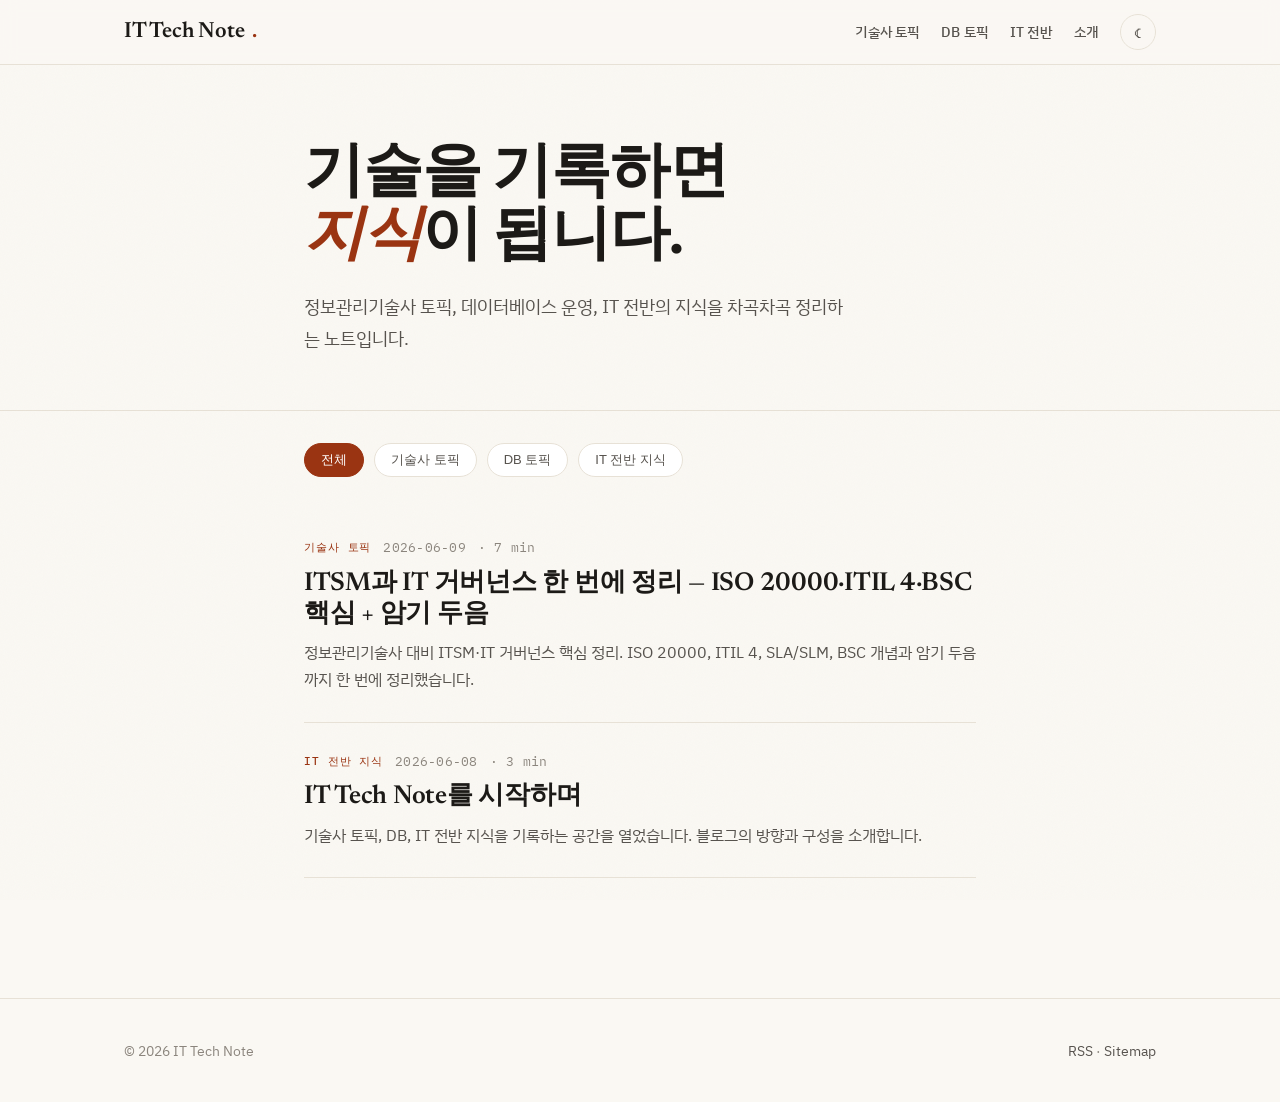
<file: index.html>
<!DOCTYPE html>
<html lang="ko">
<head>
  <meta charset="UTF-8">
  <meta name="viewport" content="width=device-width, initial-scale=1.0">
  <title>IT Tech Note — 기술사·DB·IT 지식 노트</title>
  <meta name="description" content="정보관리기술사 토픽, 데이터베이스, IT 전반 지식을 정리하는 기술 노트입니다.">
  <link rel="canonical" href="https://example.com/">

  <!-- Open Graph -->
  <meta property="og:type" content="website">
  <meta property="og:title" content="IT Tech Note">
  <meta property="og:description" content="기술사 토픽, DB, IT 전반 지식을 정리하는 기술 노트">
  <meta property="og:url" content="https://example.com/">
  <meta property="og:site_name" content="IT Tech Note">

  <!-- JSON-LD -->
  <script type="application/ld+json">
  {
    "@context": "https://schema.org",
    "@type": "WebSite",
    "name": "IT Tech Note",
    "description": "기술사 토픽, DB, IT 전반 지식을 정리하는 기술 노트",
    "url": "https://example.com/"
  }
  </script>

  <link rel="alternate" type="application/rss+xml" title="IT Tech Note RSS" href="/rss.xml">
  <link rel="stylesheet" href="assets/css/style.css">
</head>
<body>
  <header class="site-header">
    <div class="wrap-wide">
      <a href="index.html" class="brand">IT Tech Note<span class="dot">.</span></a>
      <nav class="nav">
        <a href="index.html#list" class="nav-cat">기술사 토픽</a>
        <a href="index.html#list" class="nav-cat">DB 토픽</a>
        <a href="index.html#list" class="nav-cat">IT 전반</a>
        <a href="about.html">소개</a>
        <button class="theme-toggle" aria-label="테마 전환">☾</button>
      </nav>
    </div>
  </header>

  <section class="hero">
    <div class="wrap">
      <h1>기술을 기록하면<br><span class="accent">지식</span>이 됩니다.</h1>
      <p>정보관리기술사 토픽, 데이터베이스 운영, IT 전반의 지식을 차곡차곡 정리하는 노트입니다.</p>
    </div>
  </section>

  <main class="wrap" id="list">
    <div class="cat-bar" id="cat-bar"></div>
    <div class="post-list" id="post-list"></div>
  </main>

  <footer class="site-footer">
    <div class="wrap-wide">
      <span>© 2026 IT Tech Note</span>
      <span><a href="/rss.xml">RSS</a> · <a href="/sitemap.xml">Sitemap</a></span>
    </div>
  </footer>

  <button class="to-top" aria-label="맨 위로">↑</button>
  <script src="assets/js/main.js"></script>
</body>
</html>
</file>
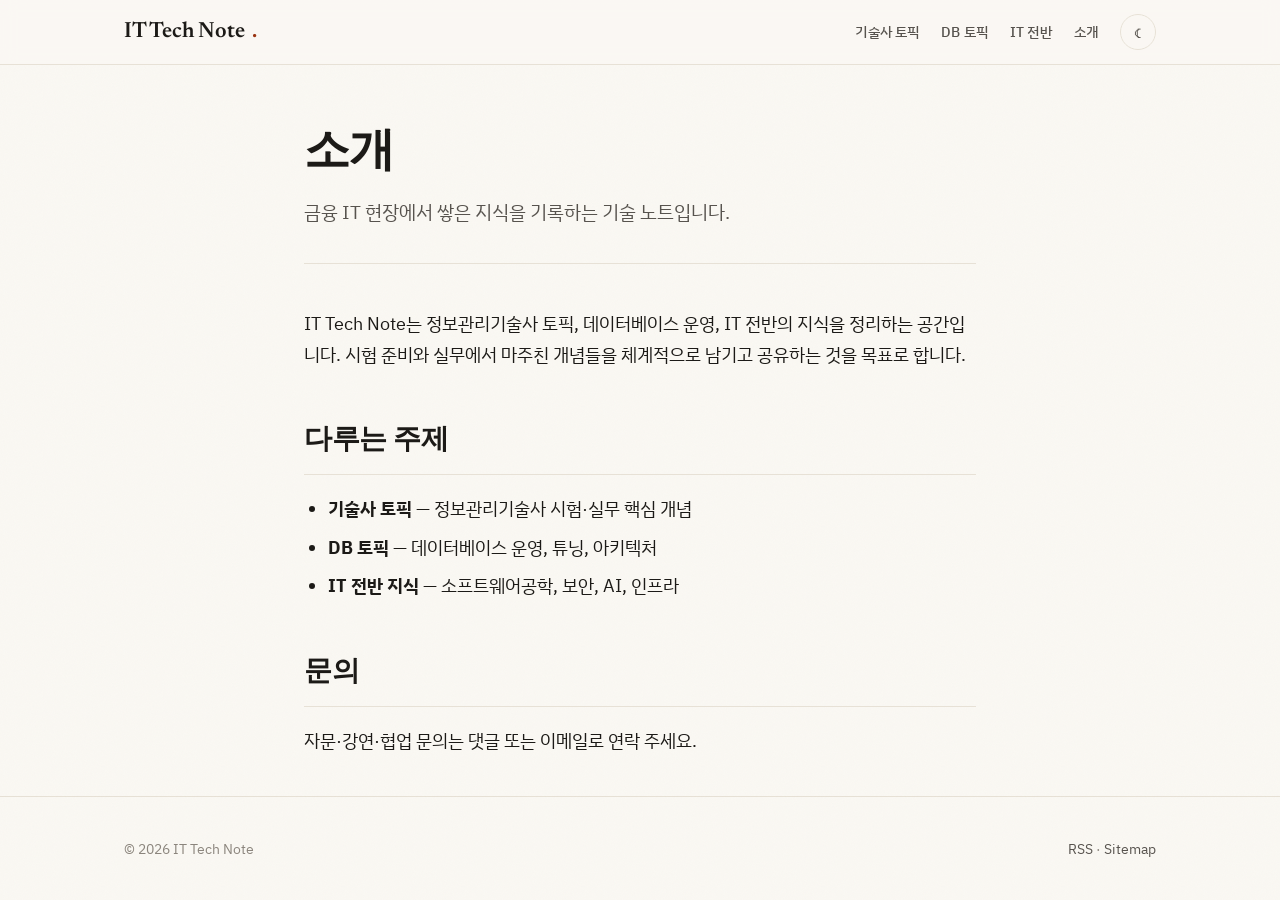
<file: about.html>
<!DOCTYPE html>
<html lang="ko">
<head>
  <meta charset="UTF-8">
  <meta name="viewport" content="width=device-width, initial-scale=1.0">
  <title>소개 — IT Tech Note</title>
  <meta name="description" content="IT Tech Note와 운영자를 소개합니다.">
  <link rel="canonical" href="https://example.com/about.html">
  <link rel="stylesheet" href="assets/css/style.css">
</head>
<body>
  <header class="site-header">
    <div class="wrap-wide">
      <a href="index.html" class="brand">IT Tech Note<span class="dot">.</span></a>
      <nav class="nav">
        <a href="index.html#list" class="nav-cat">기술사 토픽</a>
        <a href="index.html#list" class="nav-cat">DB 토픽</a>
        <a href="index.html#list" class="nav-cat">IT 전반</a>
        <a href="about.html">소개</a>
        <button class="theme-toggle" aria-label="테마 전환">☾</button>
      </nav>
    </div>
  </header>

  <article class="wrap">
    <div class="article-head">
      <h1>소개</h1>
      <p class="lead">금융 IT 현장에서 쌓은 지식을 기록하는 기술 노트입니다.</p>
    </div>
    <div class="article-body">
      <p>IT Tech Note는 정보관리기술사 토픽, 데이터베이스 운영, IT 전반의 지식을 정리하는 공간입니다. 시험 준비와 실무에서 마주친 개념들을 체계적으로 남기고 공유하는 것을 목표로 합니다.</p>

      <h2>다루는 주제</h2>
      <ul>
        <li><strong>기술사 토픽</strong> — 정보관리기술사 시험·실무 핵심 개념</li>
        <li><strong>DB 토픽</strong> — 데이터베이스 운영, 튜닝, 아키텍처</li>
        <li><strong>IT 전반 지식</strong> — 소프트웨어공학, 보안, AI, 인프라</li>
      </ul>

      <h2>문의</h2>
      <p>자문·강연·협업 문의는 댓글 또는 이메일로 연락 주세요.</p>
    </div>
  </article>

  <footer class="site-footer">
    <div class="wrap-wide">
      <span>© 2026 IT Tech Note</span>
      <span><a href="/rss.xml">RSS</a> · <a href="/sitemap.xml">Sitemap</a></span>
    </div>
  </footer>

  <button class="to-top" aria-label="맨 위로">↑</button>
  <script src="assets/js/main.js"></script>
</body>
</html>
</file>
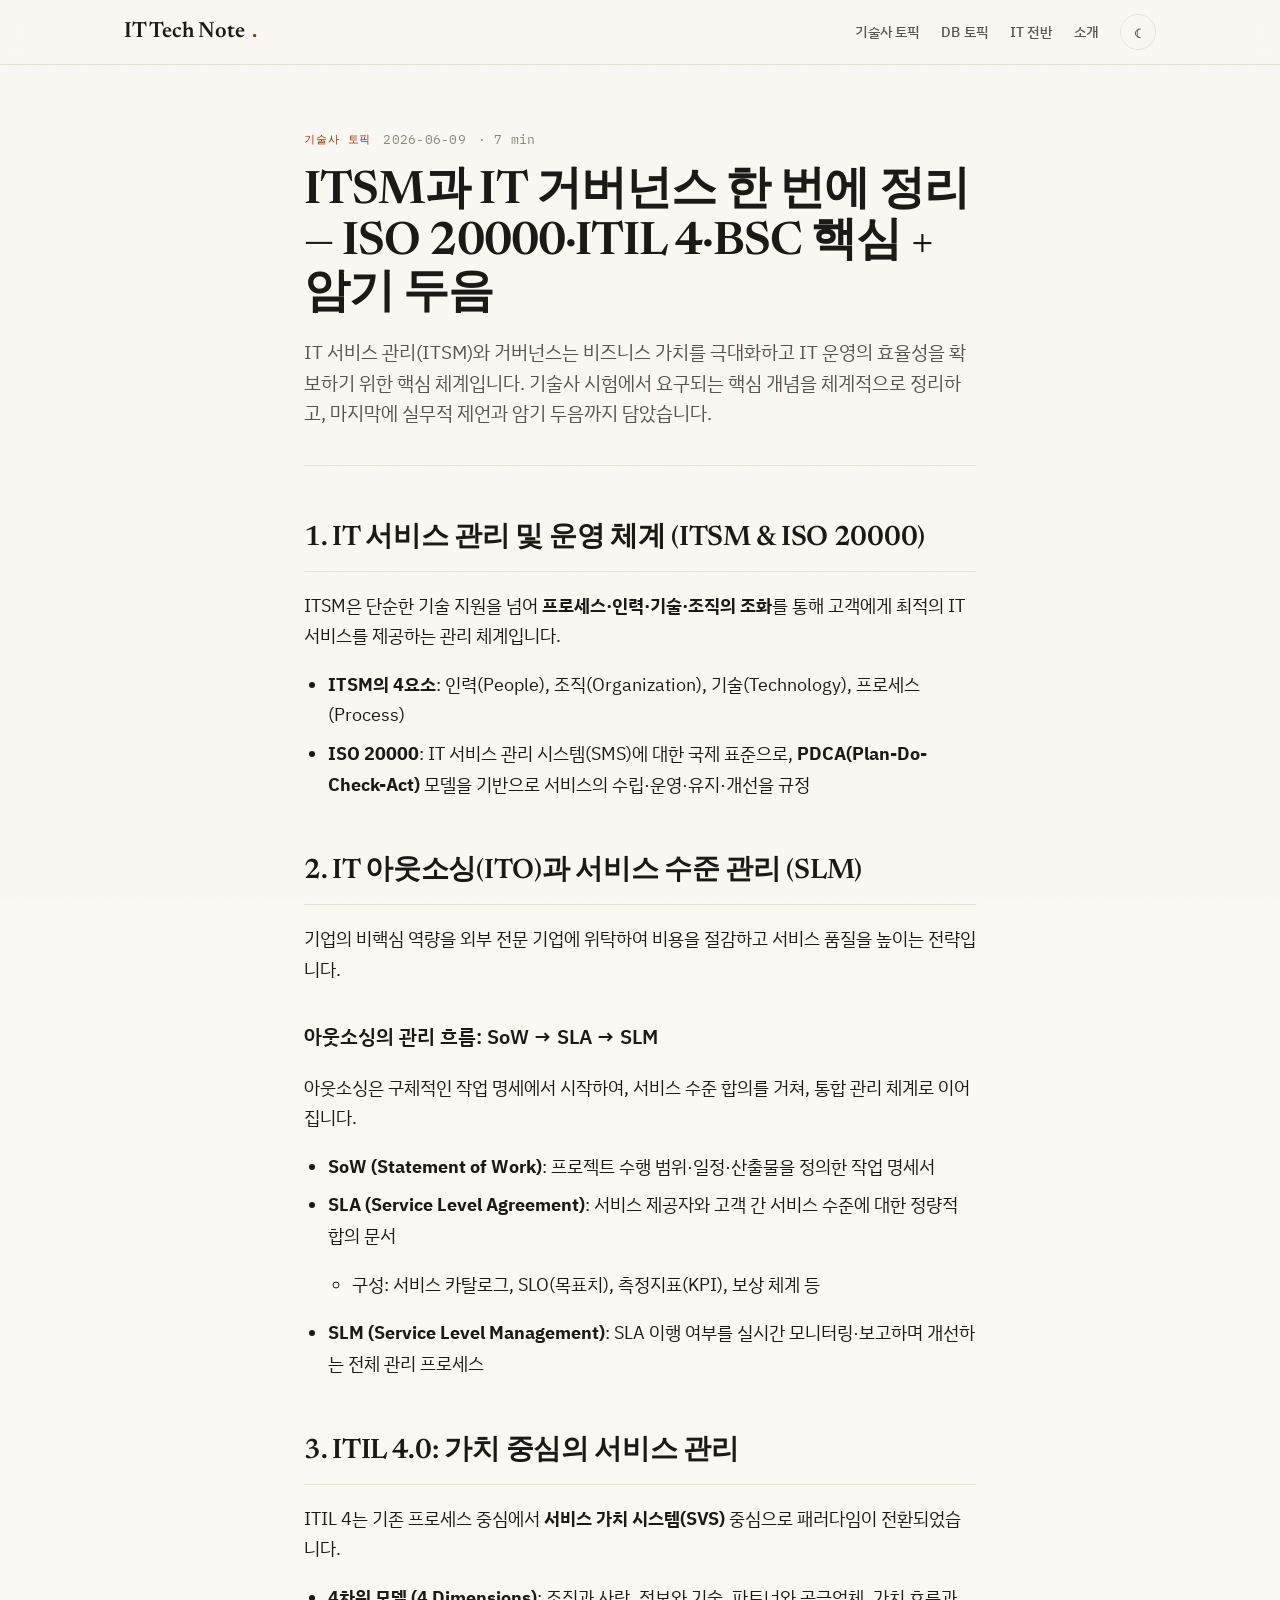
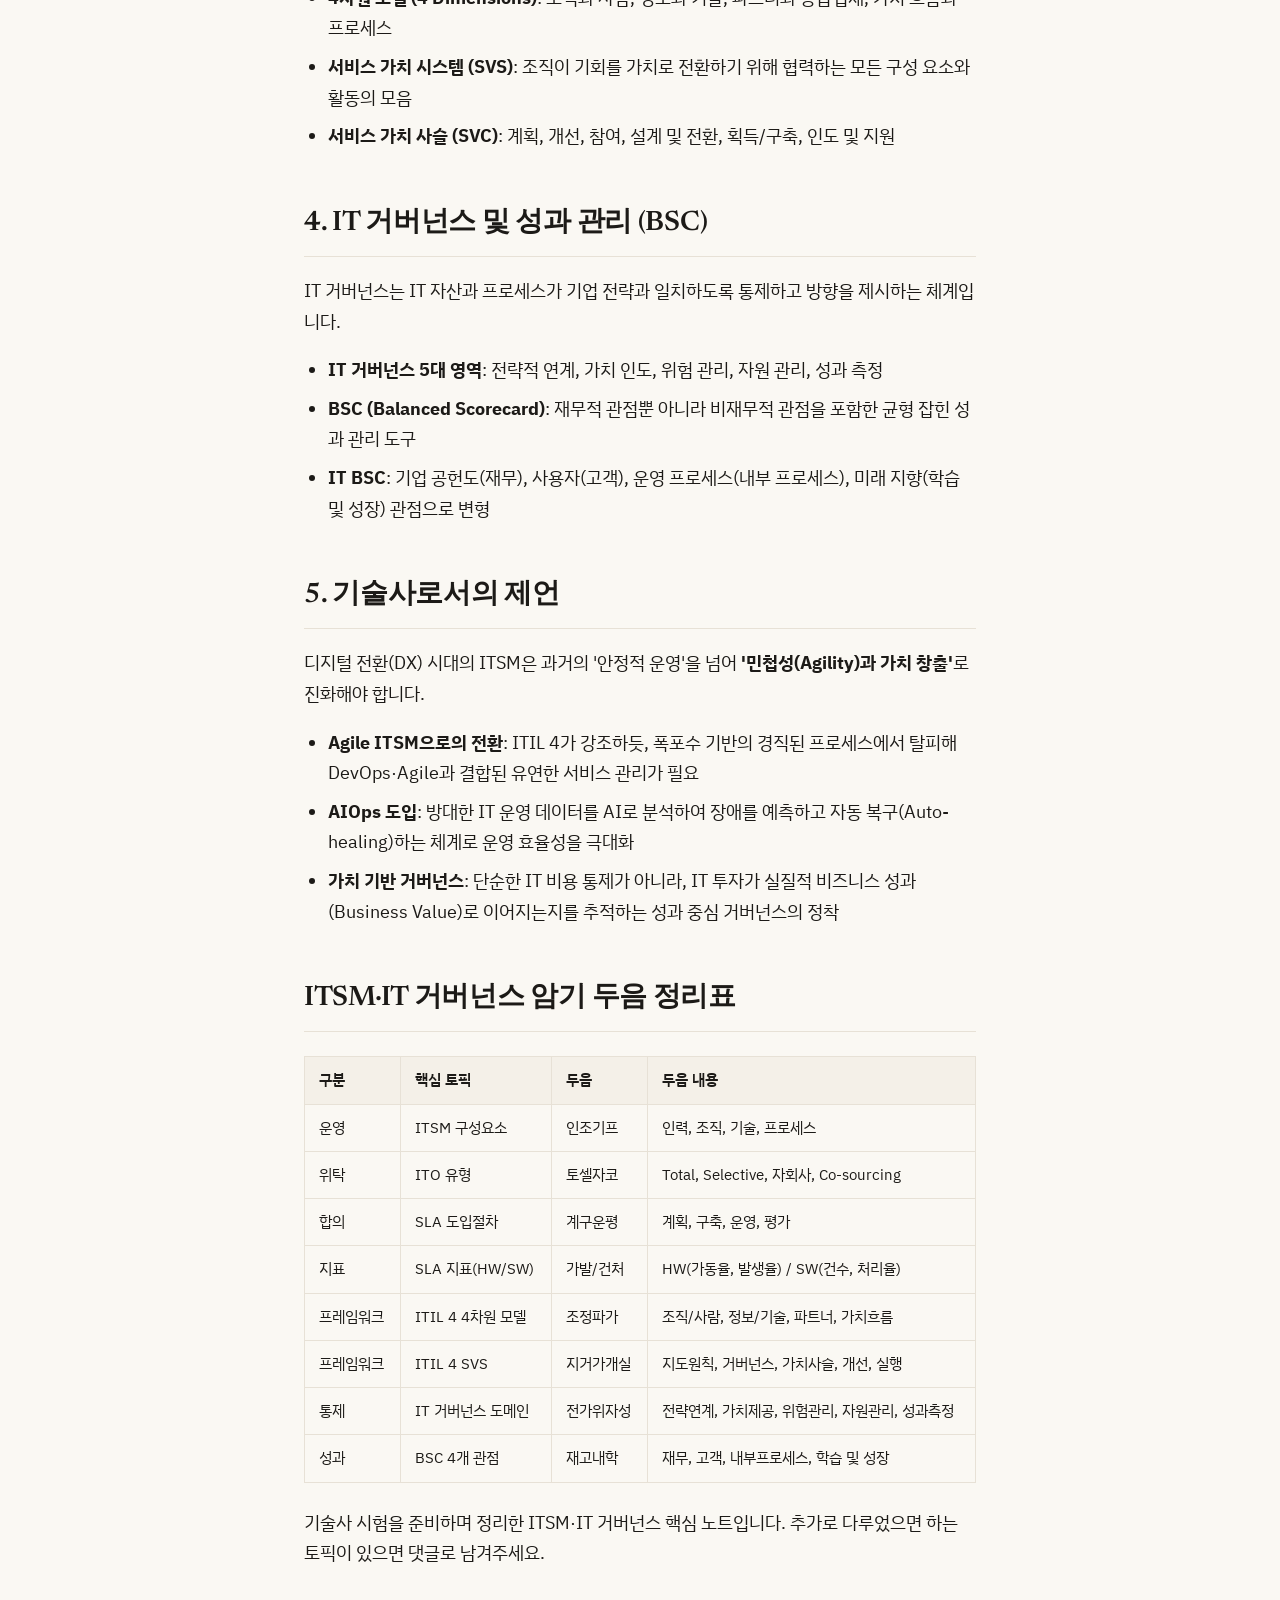
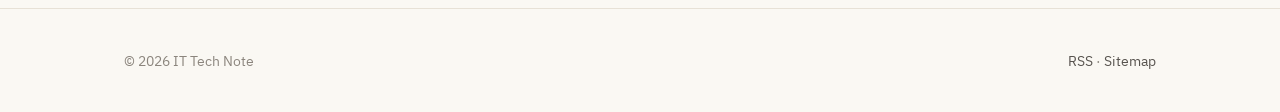
<file: posts/itsm-it-governance.html>
<!DOCTYPE html>
<html lang="ko">
<head>
  <meta charset="UTF-8">
  <meta name="viewport" content="width=device-width, initial-scale=1.0">
  <title>ITSM과 IT 거버넌스 정리 — ISO 20000·ITIL 4·BSC | IT Tech Note</title>
  <meta name="description" content="정보관리기술사 대비 ITSM과 IT 거버넌스 핵심 정리. ISO 20000, ITIL 4, SLA/SLM, BSC 개념과 암기 두음까지 한 번에 정리했습니다.">
  <link rel="canonical" href="https://gks3116-sys.github.io/it-tech-note/posts/itsm-it-governance.html">

  <meta property="og:type" content="article">
  <meta property="og:title" content="ITSM과 IT 거버넌스 정리 — ISO 20000·ITIL 4·BSC">
  <meta property="og:description" content="정보관리기술사 대비 ITSM·IT 거버넌스 핵심 개념과 암기 두음 정리">
  <meta property="og:url" content="https://gks3116-sys.github.io/it-tech-note/posts/itsm-it-governance.html">
  <meta property="og:site_name" content="IT Tech Note">

  <script type="application/ld+json">
  {
    "@context": "https://schema.org",
    "@type": "Article",
    "headline": "ITSM과 IT 거버넌스 정리 — ISO 20000·ITIL 4·BSC",
    "datePublished": "2026-06-09",
    "author": { "@type": "Person", "name": "한프로" },
    "publisher": { "@type": "Organization", "name": "IT Tech Note" },
    "description": "정보관리기술사 대비 ITSM·IT 거버넌스 핵심 개념과 암기 두음 정리"
  }
  </script>

  <link rel="stylesheet" href="../assets/css/style.css">
</head>
<body>
  <header class="site-header">
    <div class="wrap-wide">
      <a href="../index.html" class="brand">IT Tech Note<span class="dot">.</span></a>
      <nav class="nav">
        <a href="../index.html#list" class="nav-cat">기술사 토픽</a>
        <a href="../index.html#list" class="nav-cat">DB 토픽</a>
        <a href="../index.html#list" class="nav-cat">IT 전반</a>
        <a href="../about.html">소개</a>
        <button class="theme-toggle" aria-label="테마 전환">☾</button>
      </nav>
    </div>
  </header>

  <article class="wrap">
    <div class="article-head">
      <div class="post-meta">
        <span class="post-cat-tag">기술사 토픽</span>
        <span>2026-06-09</span>
        <span>· 7 min</span>
      </div>
      <h1>ITSM과 IT 거버넌스 한 번에 정리 — ISO 20000·ITIL 4·BSC 핵심 + 암기 두음</h1>
      <p class="lead">IT 서비스 관리(ITSM)와 거버넌스는 비즈니스 가치를 극대화하고 IT 운영의 효율성을 확보하기 위한 핵심 체계입니다. 기술사 시험에서 요구되는 핵심 개념을 체계적으로 정리하고, 마지막에 실무적 제언과 암기 두음까지 담았습니다.</p>
    </div>

    <div class="article-body">
      <h2>1. IT 서비스 관리 및 운영 체계 (ITSM &amp; ISO 20000)</h2>
      <p>ITSM은 단순한 기술 지원을 넘어 <strong>프로세스·인력·기술·조직의 조화</strong>를 통해 고객에게 최적의 IT 서비스를 제공하는 관리 체계입니다.</p>
      <ul>
        <li><strong>ITSM의 4요소</strong>: 인력(People), 조직(Organization), 기술(Technology), 프로세스(Process)</li>
        <li><strong>ISO 20000</strong>: IT 서비스 관리 시스템(SMS)에 대한 국제 표준으로, <strong>PDCA(Plan-Do-Check-Act)</strong> 모델을 기반으로 서비스의 수립·운영·유지·개선을 규정</li>
      </ul>

      <h2>2. IT 아웃소싱(ITO)과 서비스 수준 관리 (SLM)</h2>
      <p>기업의 비핵심 역량을 외부 전문 기업에 위탁하여 비용을 절감하고 서비스 품질을 높이는 전략입니다.</p>
      <h3>아웃소싱의 관리 흐름: SoW → SLA → SLM</h3>
      <p>아웃소싱은 구체적인 작업 명세에서 시작하여, 서비스 수준 합의를 거쳐, 통합 관리 체계로 이어집니다.</p>
      <ul>
        <li><strong>SoW (Statement of Work)</strong>: 프로젝트 수행 범위·일정·산출물을 정의한 작업 명세서</li>
        <li><strong>SLA (Service Level Agreement)</strong>: 서비스 제공자와 고객 간 서비스 수준에 대한 정량적 합의 문서
          <ul><li>구성: 서비스 카탈로그, SLO(목표치), 측정지표(KPI), 보상 체계 등</li></ul>
        </li>
        <li><strong>SLM (Service Level Management)</strong>: SLA 이행 여부를 실시간 모니터링·보고하며 개선하는 전체 관리 프로세스</li>
      </ul>

      <h2>3. ITIL 4.0: 가치 중심의 서비스 관리</h2>
      <p>ITIL 4는 기존 프로세스 중심에서 <strong>서비스 가치 시스템(SVS)</strong> 중심으로 패러다임이 전환되었습니다.</p>
      <ul>
        <li><strong>4차원 모델 (4 Dimensions)</strong>: 조직과 사람, 정보와 기술, 파트너와 공급업체, 가치 흐름과 프로세스</li>
        <li><strong>서비스 가치 시스템 (SVS)</strong>: 조직이 기회를 가치로 전환하기 위해 협력하는 모든 구성 요소와 활동의 모음</li>
        <li><strong>서비스 가치 사슬 (SVC)</strong>: 계획, 개선, 참여, 설계 및 전환, 획득/구축, 인도 및 지원</li>
      </ul>

      <h2>4. IT 거버넌스 및 성과 관리 (BSC)</h2>
      <p>IT 거버넌스는 IT 자산과 프로세스가 기업 전략과 일치하도록 통제하고 방향을 제시하는 체계입니다.</p>
      <ul>
        <li><strong>IT 거버넌스 5대 영역</strong>: 전략적 연계, 가치 인도, 위험 관리, 자원 관리, 성과 측정</li>
        <li><strong>BSC (Balanced Scorecard)</strong>: 재무적 관점뿐 아니라 비재무적 관점을 포함한 균형 잡힌 성과 관리 도구</li>
        <li><strong>IT BSC</strong>: 기업 공헌도(재무), 사용자(고객), 운영 프로세스(내부 프로세스), 미래 지향(학습 및 성장) 관점으로 변형</li>
      </ul>

      <h2>5. 기술사로서의 제언</h2>
      <p>디지털 전환(DX) 시대의 ITSM은 과거의 '안정적 운영'을 넘어 <strong>'민첩성(Agility)과 가치 창출'</strong>로 진화해야 합니다.</p>
      <ul>
        <li><strong>Agile ITSM으로의 전환</strong>: ITIL 4가 강조하듯, 폭포수 기반의 경직된 프로세스에서 탈피해 DevOps·Agile과 결합된 유연한 서비스 관리가 필요</li>
        <li><strong>AIOps 도입</strong>: 방대한 IT 운영 데이터를 AI로 분석하여 장애를 예측하고 자동 복구(Auto-healing)하는 체계로 운영 효율성을 극대화</li>
        <li><strong>가치 기반 거버넌스</strong>: 단순한 IT 비용 통제가 아니라, IT 투자가 실질적 비즈니스 성과(Business Value)로 이어지는지를 추적하는 성과 중심 거버넌스의 정착</li>
      </ul>

      <h2>ITSM·IT 거버넌스 암기 두음 정리표</h2>
      <table>
        <thead>
          <tr><th>구분</th><th>핵심 토픽</th><th>두음</th><th>두음 내용</th></tr>
        </thead>
        <tbody>
          <tr><td>운영</td><td>ITSM 구성요소</td><td>인조기프</td><td>인력, 조직, 기술, 프로세스</td></tr>
          <tr><td>위탁</td><td>ITO 유형</td><td>토셀자코</td><td>Total, Selective, 자회사, Co-sourcing</td></tr>
          <tr><td>합의</td><td>SLA 도입절차</td><td>계구운평</td><td>계획, 구축, 운영, 평가</td></tr>
          <tr><td>지표</td><td>SLA 지표(HW/SW)</td><td>가발/건처</td><td>HW(가동율, 발생율) / SW(건수, 처리율)</td></tr>
          <tr><td>프레임워크</td><td>ITIL 4 4차원 모델</td><td>조정파가</td><td>조직/사람, 정보/기술, 파트너, 가치흐름</td></tr>
          <tr><td>프레임워크</td><td>ITIL 4 SVS</td><td>지거가개실</td><td>지도원칙, 거버넌스, 가치사슬, 개선, 실행</td></tr>
          <tr><td>통제</td><td>IT 거버넌스 도메인</td><td>전가위자성</td><td>전략연계, 가치제공, 위험관리, 자원관리, 성과측정</td></tr>
          <tr><td>성과</td><td>BSC 4개 관점</td><td>재고내학</td><td>재무, 고객, 내부프로세스, 학습 및 성장</td></tr>
        </tbody>
      </table>

      <p>기술사 시험을 준비하며 정리한 ITSM·IT 거버넌스 핵심 노트입니다. 추가로 다루었으면 하는 토픽이 있으면 댓글로 남겨주세요.</p>
    </div>
  </article>

  <footer class="site-footer">
    <div class="wrap-wide">
      <span>© 2026 IT Tech Note</span>
      <span><a href="../rss.xml">RSS</a> · <a href="../sitemap.xml">Sitemap</a></span>
    </div>
  </footer>

  <button class="to-top" aria-label="맨 위로">↑</button>
  <script src="../assets/js/main.js"></script>
</body>
</html>
</file>
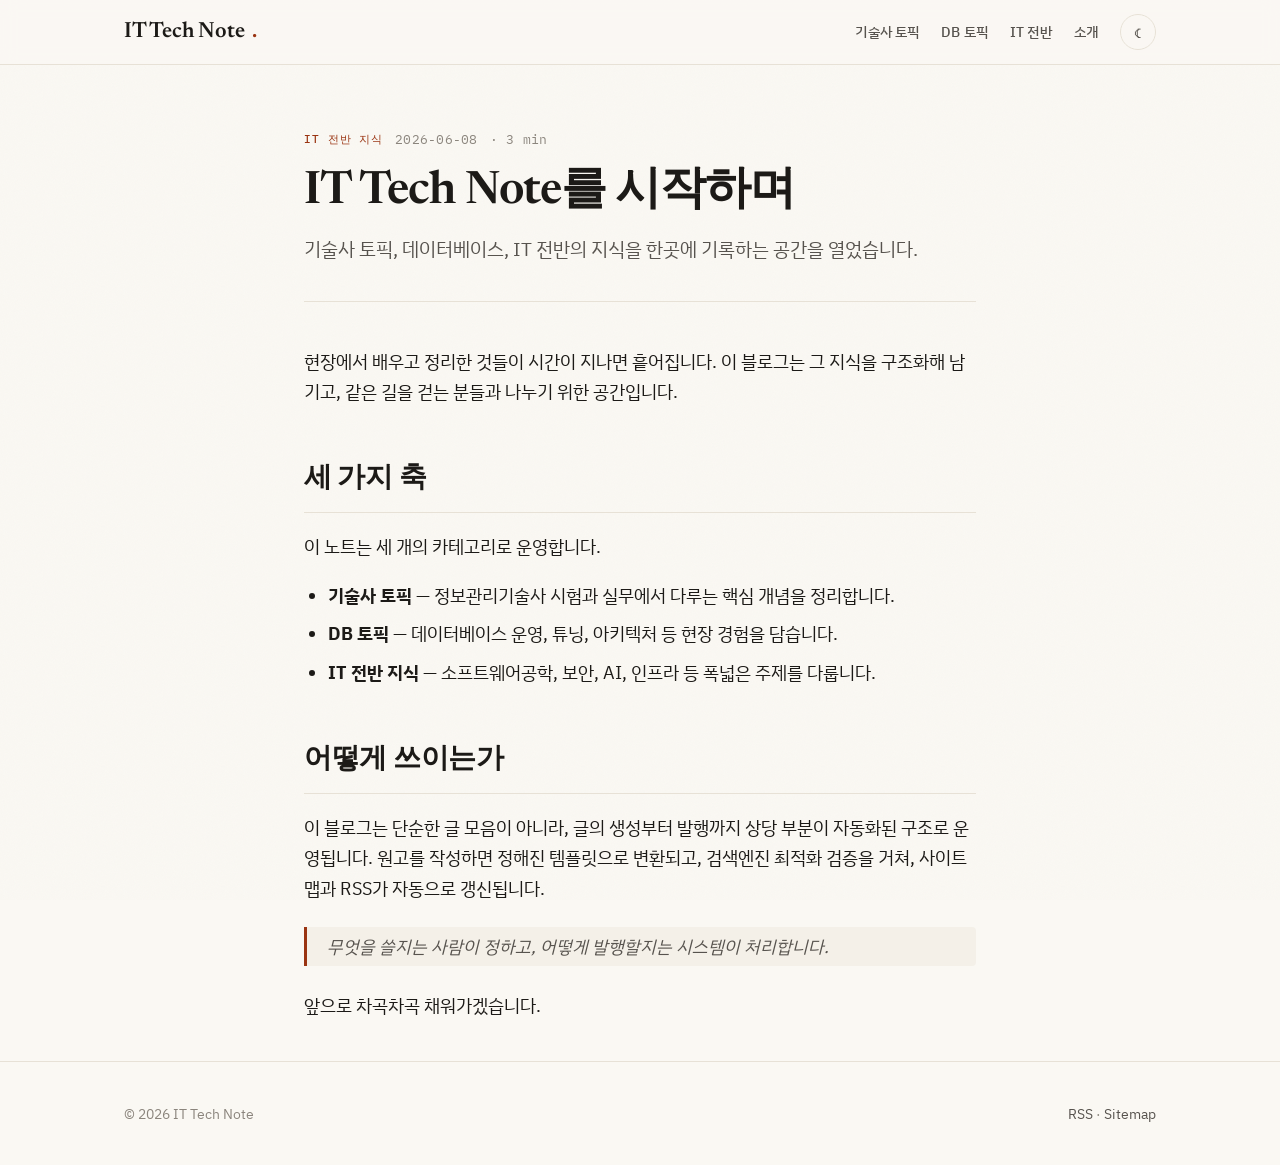
<file: posts/welcome-it-tech-note.html>
<!DOCTYPE html>
<html lang="ko">
<head>
  <meta charset="UTF-8">
  <meta name="viewport" content="width=device-width, initial-scale=1.0">
  <title>IT Tech Note를 시작하며 — IT Tech Note</title>
  <meta name="description" content="기술사 토픽, DB, IT 전반 지식을 기록하는 공간을 열었습니다. 블로그의 방향과 구성을 소개합니다.">
  <link rel="canonical" href="https://example.com/posts/welcome-it-tech-note.html">

  <meta property="og:type" content="article">
  <meta property="og:title" content="IT Tech Note를 시작하며">
  <meta property="og:description" content="기술사 토픽, DB, IT 전반 지식을 기록하는 공간을 열었습니다.">
  <meta property="og:url" content="https://example.com/posts/welcome-it-tech-note.html">
  <meta property="og:site_name" content="IT Tech Note">

  <script type="application/ld+json">
  {
    "@context": "https://schema.org",
    "@type": "Article",
    "headline": "IT Tech Note를 시작하며",
    "datePublished": "2026-06-08",
    "author": { "@type": "Person", "name": "한프로" },
    "publisher": { "@type": "Organization", "name": "IT Tech Note" },
    "description": "기술사 토픽, DB, IT 전반 지식을 기록하는 공간을 열었습니다."
  }
  </script>

  <link rel="stylesheet" href="../assets/css/style.css">
</head>
<body>
  <header class="site-header">
    <div class="wrap-wide">
      <a href="../index.html" class="brand">IT Tech Note<span class="dot">.</span></a>
      <nav class="nav">
        <a href="../index.html#list" class="nav-cat">기술사 토픽</a>
        <a href="../index.html#list" class="nav-cat">DB 토픽</a>
        <a href="../index.html#list" class="nav-cat">IT 전반</a>
        <a href="../about.html">소개</a>
        <button class="theme-toggle" aria-label="테마 전환">☾</button>
      </nav>
    </div>
  </header>

  <article class="wrap">
    <div class="article-head">
      <div class="post-meta">
        <span class="post-cat-tag">IT 전반 지식</span>
        <span>2026-06-08</span>
        <span>· 3 min</span>
      </div>
      <h1>IT Tech Note를 시작하며</h1>
      <p class="lead">기술사 토픽, 데이터베이스, IT 전반의 지식을 한곳에 기록하는 공간을 열었습니다.</p>
    </div>

    <div class="article-body">
      <p>현장에서 배우고 정리한 것들이 시간이 지나면 흩어집니다. 이 블로그는 그 지식을 구조화해 남기고, 같은 길을 걷는 분들과 나누기 위한 공간입니다.</p>

      <h2>세 가지 축</h2>
      <p>이 노트는 세 개의 카테고리로 운영합니다.</p>
      <ul>
        <li><strong>기술사 토픽</strong> — 정보관리기술사 시험과 실무에서 다루는 핵심 개념을 정리합니다.</li>
        <li><strong>DB 토픽</strong> — 데이터베이스 운영, 튜닝, 아키텍처 등 현장 경험을 담습니다.</li>
        <li><strong>IT 전반 지식</strong> — 소프트웨어공학, 보안, AI, 인프라 등 폭넓은 주제를 다룹니다.</li>
      </ul>

      <h2>어떻게 쓰이는가</h2>
      <p>이 블로그는 단순한 글 모음이 아니라, 글의 생성부터 발행까지 상당 부분이 자동화된 구조로 운영됩니다. 원고를 작성하면 정해진 템플릿으로 변환되고, 검색엔진 최적화 검증을 거쳐, 사이트맵과 RSS가 자동으로 갱신됩니다.</p>

      <blockquote>무엇을 쓸지는 사람이 정하고, 어떻게 발행할지는 시스템이 처리합니다.</blockquote>

      <p>앞으로 차곡차곡 채워가겠습니다.</p>
    </div>
  </article>

  <footer class="site-footer">
    <div class="wrap-wide">
      <span>© 2026 IT Tech Note</span>
      <span><a href="../rss.xml">RSS</a> · <a href="../sitemap.xml">Sitemap</a></span>
    </div>
  </footer>

  <button class="to-top" aria-label="맨 위로">↑</button>
  <script src="../assets/js/main.js"></script>
</body>
</html>
</file>
<file: assets/css/style.css>
/* ===== IT Tech Note — Design System ===== */
/* Fonts: 본문은 가독성 좋은 산세리프, 제목은 개성있는 세리프, 코드는 모노 */
@import url('https://fonts.googleapis.com/css2?family=Newsreader:ital,opt@0,400;0,500;0,600;1,400&family=IBM+Plex+Sans+KR:wght@300;400;500;600;700&family=IBM+Plex+Mono:wght@400;500&display=swap');

:root {
  --bg: #faf8f3;
  --bg-elev: #ffffff;
  --ink: #1c1a17;
  --ink-soft: #57534e;
  --ink-faint: #8b857d;
  --line: #e7e1d6;
  --accent: #9a3412;
  --accent-soft: #c2410c;
  --code-bg: #f4f0e8;
  --max: 720px;
  --max-wide: 1080px;
  --radius: 4px;
  --shadow: 0 1px 3px rgba(28,26,23,0.06), 0 8px 24px rgba(28,26,23,0.04);
}

[data-theme="dark"] {
  --bg: #16140f;
  --bg-elev: #1f1c16;
  --ink: #ece7dd;
  --ink-soft: #b8b1a4;
  --ink-faint: #837d70;
  --line: #2e2a22;
  --accent: #fb923c;
  --accent-soft: #fdba74;
  --code-bg: #221e17;
  --shadow: 0 1px 3px rgba(0,0,0,0.3), 0 8px 24px rgba(0,0,0,0.2);
}

* { box-sizing: border-box; margin: 0; padding: 0; }

html { scroll-behavior: smooth; }

body {
  background: var(--bg);
  color: var(--ink);
  font-family: 'IBM Plex Sans KR', system-ui, sans-serif;
  font-weight: 400;
  line-height: 1.75;
  font-size: 17px;
  -webkit-font-smoothing: antialiased;
  transition: background 0.3s ease, color 0.3s ease;
}

/* subtle paper grain */
body::before {
  content: "";
  position: fixed;
  inset: 0;
  pointer-events: none;
  opacity: 0.025;
  z-index: 0;
  background-image: url("data:image/svg+xml,%3Csvg xmlns='http://www.w3.org/2000/svg' width='120' height='120'%3E%3Cfilter id='n'%3E%3CfeTurbulence type='fractalNoise' baseFrequency='0.9' numOctaves='3'/%3E%3C/filter%3E%3Crect width='100%25' height='100%25' filter='url(%23n)'/%3E%3C/svg%3E");
}

a { color: var(--accent); text-decoration: none; }
a:hover { text-decoration: underline; text-underline-offset: 3px; }

/* ===== Layout ===== */
.wrap { max-width: var(--max); margin: 0 auto; padding: 0 24px; position: relative; z-index: 1; }
.wrap-wide { max-width: var(--max-wide); margin: 0 auto; padding: 0 24px; position: relative; z-index: 1; }

/* ===== Header ===== */
.site-header {
  border-bottom: 1px solid var(--line);
  position: sticky;
  top: 0;
  background: color-mix(in srgb, var(--bg) 88%, transparent);
  backdrop-filter: blur(8px);
  z-index: 50;
}
.site-header .wrap-wide {
  display: flex;
  align-items: center;
  justify-content: space-between;
  height: 64px;
}
.brand {
  font-family: 'Newsreader', serif;
  font-size: 22px;
  font-weight: 600;
  letter-spacing: -0.01em;
  color: var(--ink);
  display: flex;
  align-items: baseline;
  gap: 8px;
}
.brand:hover { text-decoration: none; }
.brand .dot { color: var(--accent); }
.nav { display: flex; align-items: center; gap: 22px; }
.nav a {
  color: var(--ink-soft);
  font-size: 14px;
  font-weight: 500;
  letter-spacing: 0.01em;
}
.nav a:hover { color: var(--accent); text-decoration: none; }
.theme-toggle {
  background: none;
  border: 1px solid var(--line);
  color: var(--ink-soft);
  width: 36px; height: 36px;
  border-radius: 50%;
  cursor: pointer;
  display: grid; place-items: center;
  transition: all 0.2s;
  font-size: 15px;
}
.theme-toggle:hover { border-color: var(--accent); color: var(--accent); }

/* ===== Hero (home) ===== */
.hero { padding: 80px 0 56px; border-bottom: 1px solid var(--line); }
.hero h1 {
  font-family: 'Newsreader', serif;
  font-size: clamp(38px, 6vw, 60px);
  font-weight: 600;
  line-height: 1.05;
  letter-spacing: -0.02em;
  margin-bottom: 20px;
}
.hero h1 .accent { color: var(--accent); font-style: italic; }
.hero p { font-size: 18px; color: var(--ink-soft); max-width: 540px; }

/* ===== Category filter ===== */
.cat-bar { display: flex; gap: 10px; flex-wrap: wrap; padding: 32px 0 8px; }
.cat-chip {
  border: 1px solid var(--line);
  background: var(--bg-elev);
  color: var(--ink-soft);
  padding: 7px 16px;
  border-radius: 100px;
  font-size: 13px;
  font-weight: 500;
  cursor: pointer;
  transition: all 0.2s;
}
.cat-chip:hover { border-color: var(--accent); color: var(--accent); }
.cat-chip.active { background: var(--accent); color: #fff; border-color: var(--accent); }

/* ===== Article list ===== */
.post-list { padding: 24px 0 80px; }
.post-card {
  display: block;
  padding: 28px 0;
  border-bottom: 1px solid var(--line);
  transition: opacity 0.3s, transform 0.3s;
}
.post-card:hover { text-decoration: none; }
.post-card:hover .post-card-title { color: var(--accent); }
.post-meta {
  display: flex; align-items: center; gap: 12px;
  font-size: 12.5px;
  color: var(--ink-faint);
  margin-bottom: 10px;
  font-family: 'IBM Plex Mono', monospace;
  letter-spacing: 0.02em;
}
.post-cat-tag {
  color: var(--accent);
  font-weight: 500;
  text-transform: uppercase;
  font-size: 11px;
  letter-spacing: 0.08em;
}
.post-card-title {
  font-family: 'Newsreader', serif;
  font-size: 26px;
  font-weight: 600;
  line-height: 1.2;
  letter-spacing: -0.01em;
  color: var(--ink);
  margin-bottom: 8px;
  transition: color 0.2s;
}
.post-card-summary { color: var(--ink-soft); font-size: 15.5px; }
.post-card.hidden { display: none; }

/* ===== Article page ===== */
.article-head { padding: 64px 0 36px; border-bottom: 1px solid var(--line); margin-bottom: 44px; }
.article-head .post-meta { margin-bottom: 16px; }
.article-head h1 {
  font-family: 'Newsreader', serif;
  font-size: clamp(32px, 5vw, 46px);
  font-weight: 600;
  line-height: 1.12;
  letter-spacing: -0.02em;
  margin-bottom: 16px;
}
.article-head .lead { font-size: 19px; color: var(--ink-soft); line-height: 1.6; }

.article-body { font-size: 17.5px; }
.article-body h2 {
  font-family: 'Newsreader', serif;
  font-size: 28px;
  font-weight: 600;
  letter-spacing: -0.01em;
  margin: 48px 0 18px;
  padding-bottom: 8px;
  border-bottom: 1px solid var(--line);
}
.article-body h3 {
  font-size: 20px;
  font-weight: 600;
  margin: 34px 0 12px;
  color: var(--ink);
}
.article-body p { margin: 18px 0; }
.article-body ul, .article-body ol { margin: 18px 0; padding-left: 24px; }
.article-body li { margin: 8px 0; }
.article-body blockquote {
  border-left: 3px solid var(--accent);
  padding: 4px 20px;
  margin: 24px 0;
  color: var(--ink-soft);
  font-style: italic;
  background: var(--code-bg);
  border-radius: 0 var(--radius) var(--radius) 0;
}
.article-body code {
  font-family: 'IBM Plex Mono', monospace;
  background: var(--code-bg);
  padding: 2px 6px;
  border-radius: 3px;
  font-size: 0.88em;
}
.article-body pre {
  background: var(--code-bg);
  border: 1px solid var(--line);
  border-radius: var(--radius);
  padding: 20px;
  overflow-x: auto;
  margin: 24px 0;
  font-size: 14px;
  line-height: 1.6;
}
.article-body pre code { background: none; padding: 0; }
.article-body table {
  width: 100%;
  border-collapse: collapse;
  margin: 24px 0;
  font-size: 15px;
}
.article-body th, .article-body td {
  border: 1px solid var(--line);
  padding: 10px 14px;
  text-align: left;
}
.article-body th { background: var(--code-bg); font-weight: 600; }
.article-body img { max-width: 100%; border-radius: var(--radius); margin: 24px 0; }

/* ===== Footer ===== */
.site-footer {
  border-top: 1px solid var(--line);
  padding: 40px 0;
  margin-top: 40px;
  color: var(--ink-faint);
  font-size: 13.5px;
}
.site-footer .wrap-wide { display: flex; justify-content: space-between; flex-wrap: wrap; gap: 16px; }
.site-footer a { color: var(--ink-soft); }

/* ===== Reveal animation ===== */
@keyframes rise {
  from { opacity: 0; transform: translateY(14px); }
  to { opacity: 1; transform: translateY(0); }
}
.reveal { animation: rise 0.6s cubic-bezier(0.2,0.7,0.2,1) backwards; }

/* ===== Back to top ===== */
.to-top {
  position: fixed; right: 24px; bottom: 24px;
  width: 44px; height: 44px; border-radius: 50%;
  background: var(--accent); color: #fff;
  border: none; cursor: pointer;
  display: grid; place-items: center;
  opacity: 0; pointer-events: none;
  transition: opacity 0.3s, transform 0.2s;
  box-shadow: var(--shadow);
  font-size: 18px; z-index: 40;
}
.to-top.show { opacity: 1; pointer-events: auto; }
.to-top:hover { transform: translateY(-3px); }

@media (max-width: 640px) {
  body { font-size: 16px; }
  .nav { gap: 14px; }
  .nav a.nav-cat { display: none; }
  .hero { padding: 56px 0 40px; }
}
</file>
